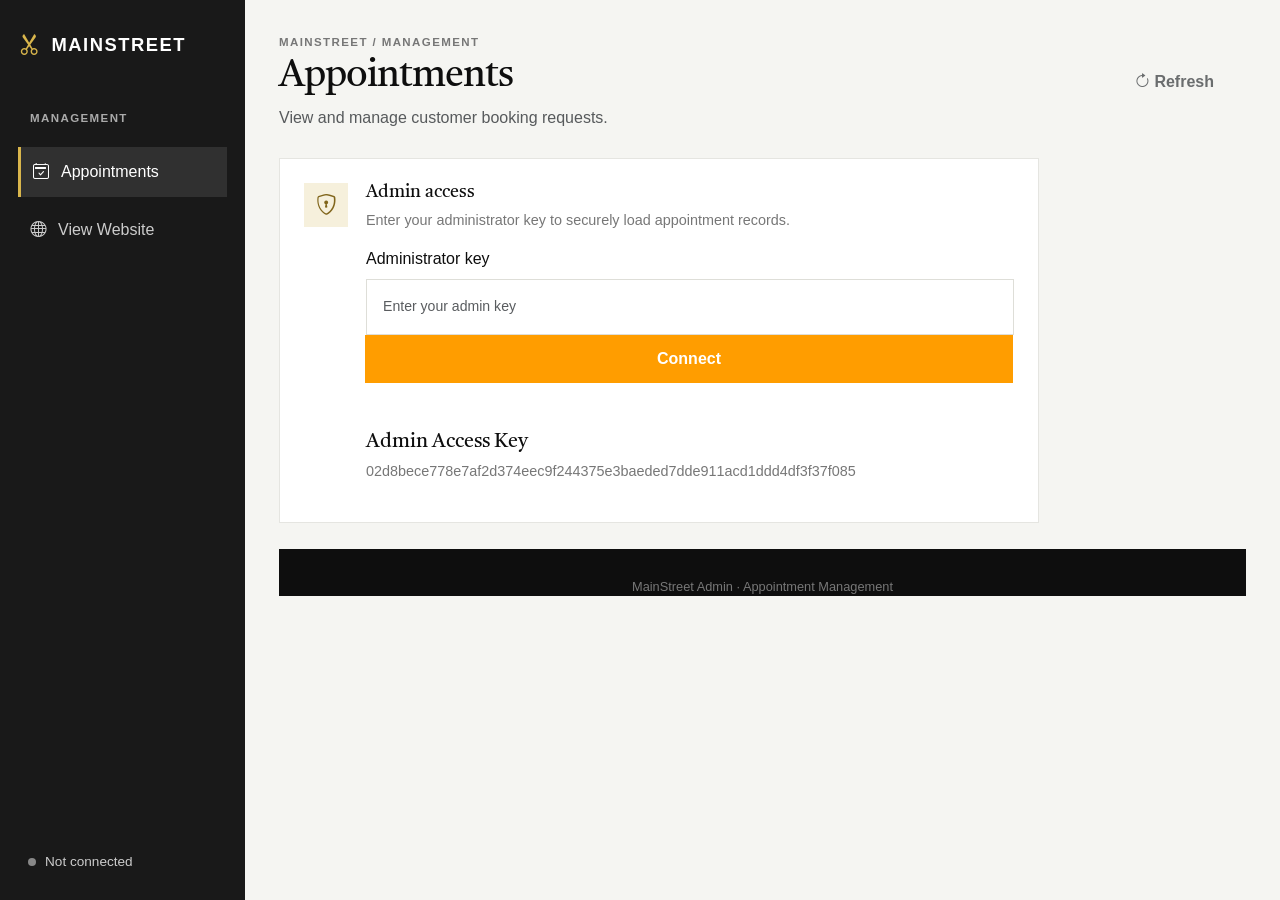
<file: admin/appointments.html>
<!DOCTYPE html>
<html lang="en">
<head>
    <meta charset="UTF-8">
    <meta name="viewport" content="width=device-width, initial-scale=1.0">
    <title>Appointments | MainStreet Admin</title>
    <link rel="icon" href="img/msfavicon.svg" type="image/svg+xml">


    <link href="https://cdn.jsdelivr.net/npm/bootstrap@5.3.3/dist/css/bootstrap.min.css" rel="stylesheet">
    <link href="https://cdn.jsdelivr.net/npm/bootstrap-icons@1.11.3/font/bootstrap-icons.min.css" rel="stylesheet">
    <link rel="stylesheet" href="appointments.css">
</head>

<body>
  <div class="admin-layout">

    <aside class="sidebar">
      <a href="../index.html" class="brand">
        <i class="bi bi-scissors"></i>
        MAINSTREET
      </a>

      <p class="sidebar-label">MANAGEMENT</p>

      <a href="appointments.html" class="sidebar-link active">
        <i class="bi bi-calendar2-check"></i>
        Appointments
      </a>

      <a href="../index.html" class="sidebar-link">
        <i class="bi bi-globe"></i>
        View Website
      </a>

      <div class="sidebar-bottom">
        <span class="admin-indicator"></span>
        <span id="connection-label">Not connected</span>
      </div>
    </aside>

    <main class="main-content">

      <header class="topbar">
        <div>
          <p class="eyebrow mb-1">MAINSTREET / MANAGEMENT</p>
          <h1>Appointments</h1>
          <p class="text-muted mb-0">
            View and manage customer booking requests.
          </p>
        </div>

        <button class="btn btn-outline-dark" id="refresh-btn" disabled>
          <i class="bi bi-arrow-clockwise"></i>
          Refresh
        </button>
      </header>

      <!-- Admin access -->
      <section class="access-panel" id="access-panel">
        <div class="access-icon">
          <i class="bi bi-shield-lock"></i>
        </div>

        <div class="flex-grow-1">
          <h2>Admin access</h2>
          <p>
            Enter your administrator key to securely load appointment records.
          </p>

          <form id="access-form">
            <label for="admin-key" class="form-label">Administrator key</label>

            <div class="input-group">
              <input
                type="password"
                class="form-control"
                id="admin-key"
                autocomplete="current-password"
                required
                placeholder="Enter your admin key"
              >
              <button class="btn btn-dark" type="submit" id="connect-btn">
                Connect
              </button>
            </div>
          </form>

          <br>
          <br>
          <div>
            <h5>Admin Access Key</h5>
            <p>02d8bece778e7af2d374eec9f244375e3baeded7dde911acd1ddd4df3f37f085</p>
          </div>

          <div id="access-message" class="small mt-2" role="status"></div>
        </div>
      </section>

      <!-- Dashboard -->
      <section id="dashboard" hidden>

        <div id="page-message" class="alert d-none" role="status"></div>

        <div class="summary-grid">
          <article class="summary-card">
            <div class="summary-icon"><i class="bi bi-calendar3"></i></div>
            <p>Total appointments</p>
            <h2 id="total-count">0</h2>
          </article>

          <article class="summary-card">
            <div class="summary-icon"><i class="bi bi-clock-history"></i></div>
            <p>Upcoming</p>
            <h2 id="upcoming-count">0</h2>
          </article>

          <article class="summary-card">
            <div class="summary-icon"><i class="bi bi-check-circle"></i></div>
            <p>Past</p>
            <h2 id="past-count">0</h2>
          </article>

          <article class="summary-card">
            <div class="summary-icon"><i class="bi bi-calendar-x"></i></div>
            <p>Cancelled</p>
            <h2 id="cancelled-count">0</h2>
          </article>
        </div>

        <section class="appointments-panel">
          <div class="panel-heading">
            <div>
              <h2>Booking records</h2>
              <p class="text-muted mb-0">
                Search, filter, inspect and update appointments.
              </p>
            </div>

            <button class="btn btn-outline-secondary btn-sm" id="logout-btn">
              <i class="bi bi-box-arrow-right"></i>
              Disconnect
            </button>
          </div>

          <div class="filters">
            <div class="filter-search">
              <i class="bi bi-search"></i>
              <input
                type="search"
                id="search-input"
                class="form-control"
                placeholder="Search name, email, phone or service"
              >
            </div>

            <select id="status-filter" class="form-select">
              <option value="">All statuses</option>
              <option value="Upcoming">Upcoming</option>
              <option value="Past">Past</option>
              <option value="Cancelled">Cancelled</option>
            </select>

            <input type="date" id="date-filter" class="form-control"
              aria-label="Filter by appointment date">

            <button class="btn btn-light" id="clear-filters">
              Clear
            </button>
          </div>

          <div id="table-loading" class="empty-state" hidden>
            <div class="spinner-border spinner-border-sm" role="status"></div>
            Loading appointments...
          </div>

          <div id="empty-state" class="empty-state" hidden>
            <i class="bi bi-calendar2-week"></i>
            <h3>No appointments found</h3>
            <p>Try changing your filters or refresh the list.</p>
          </div>

          <div class="table-responsive" id="table-wrapper">
            <table class="table align-middle">
              <thead>
                <tr>
                  <th>Customer</th>
                  <th>Service</th>
                  <th>Date &amp; time</th>
                  <th>Contact</th>
                  <th>Status</th>
                  <th>Manage</th>
                </tr>
              </thead>
              <tbody id="appointments-body"></tbody>
            </table>
          </div>

          <div class="panel-footer">
            <span id="results-count">0 appointments</span>
            <span>Data provided by MainStreet API</span>
          </div>
        </section>
      </section>

      <footer class="admin-footer">
        MainStreet Admin · Appointment Management
      </footer>
    </main>
  </div>

  <!-- Appointment details modal -->
  <div class="modal fade" id="appointment-modal" tabindex="-1"
    aria-labelledby="modal-title" aria-hidden="true">

    <div class="modal-dialog modal-dialog-centered">
      <div class="modal-content">
        <div class="modal-header">
          <h2 class="modal-title fs-5" id="modal-title">
            Appointment details
          </h2>
          <button type="button" class="btn-close" data-bs-dismiss="modal"
            aria-label="Close"></button>
        </div>

        <div class="modal-body" id="appointment-details"></div>
      </div>
    </div>
  </div>

  <script src="https://cdn.jsdelivr.net/npm/bootstrap@5.3.3/dist/js/bootstrap.bundle.min.js"></script>
  <script src="appointments.js"></script>
</body>
</html>
</file>
<file: admin/appointments.css>
@import url('../css/style.css');

:root {
  --admin-black: #191919;
  --admin-yellow: #d9b64c;
  --admin-bg: #f5f5f2;
  --admin-border: #e5e5e1;
  --admin-muted: #777;
}

* {
  box-sizing: border-box;
}

body {
  margin: 0;
  background: var(--admin-bg);
  color: var(--black);
  font-family: var(--body)!important;
}

.admin-layout {
  min-height: 100vh;
  display: grid;
  grid-template-columns: 245px minmax(0, 1fr);
}

.sidebar {
  background: var(--admin-black);
  color: white;
  padding: 28px 18px;
  display: flex;
  flex-direction: column;
  min-height: 100vh;
}

.brand {
  display: flex;
  gap: 10px;
  align-items: center;
  color: white;
  text-decoration: none;
  font-weight: 800;
  letter-spacing: 1.5px;
  font-size: 1.15rem;
  margin-bottom: 48px;
}

.brand i {
  color: var(--admin-yellow);
  font-size: 1.4rem;
}

.sidebar-label,
.eyebrow {
  color: var(--admin-muted);
  font-size: 0.72rem;
  letter-spacing: 1.4px;
  font-weight: 700;
}

.sidebar-label {
  color: #aaa;
  padding-left: 12px;
}

.sidebar-link {
  color: #ccc;
  display: flex;
  align-items: center;
  gap: 12px;
  padding: 13px 12px;
  margin: 4px 0;
  border-radius: 0px;
  text-decoration: none;
}

.sidebar-link:hover,
.sidebar-link.active {
  color: white;
  background: #303030;
}

.sidebar-link.active {
  border-left: 3px solid var(--admin-yellow);
}

.sidebar-bottom {
  margin-top: auto;
  padding: 22px 10px 0;
  color: #ccc;
  font-size: 0.85rem;
  display: flex;
  gap: 9px;
  align-items: center;
}

.admin-indicator {
  height: 8px;
  width: 8px;
  border-radius: 50%;
  background: #888;
}

.admin-indicator.connected {
  background: #51bd82;
}

.main-content {
  min-width: 0;
  padding: 34px;
}

.topbar,
.panel-heading,
.panel-footer {
  display: flex;
  align-items: center;
  justify-content: space-between;
  gap: 18px;
}

.topbar {
  margin-bottom: 28px;
}

.topbar h1 {
  font-size: clamp(1.8rem, 3vw, 2.5rem);
  font-weight: 800;
  letter-spacing: -1px;
}

.access-panel {
  display: flex;
  gap: 18px;
  align-items: flex-start;
  background: white;
  border: 1px solid var(--admin-border);
  border-radius: 0px;
  padding: 24px;
  margin-bottom: 26px;
  max-width: 760px;
}

.access-icon,
.summary-icon {
  width: 44px;
  height: 44px;
  border-radius: 0px;
  background: #f6f0dc;
  color: #80651b;
  display: flex;
  align-items: center;
  justify-content: center;
  font-size: 1.3rem;
  flex-shrink: 0;
}

.access-panel h2 {
  font-size: 1.1rem;
  font-weight: 700;
}

.access-panel p {
  color: var(--admin-muted);
  font-size: 0.9rem;
}

.summary-grid {
  display: grid;
  grid-template-columns: repeat(4, minmax(0, 1fr));
  gap: 18px;
  margin-bottom: 28px;
}

.summary-card {
  background: white;
  border: 1px solid var(--admin-border);
  border-radius: 0px;
  padding: 22px;
  min-width: 0;
}

.summary-card p {
  color: var(--admin-muted);
  font-size: 0.88rem;
  margin: 16px 0 4px;
}

.summary-card h2 {
  font-size: 2rem;
  font-weight: 800;
  margin: 0;
}

.appointments-panel {
  background: white;
  border: 1px solid var(--admin-border);
  border-radius: 0px;
  overflow: hidden;
}

.panel-heading {
  padding: 24px;
  border-bottom: 1px solid var(--admin-border);
}

.panel-heading h2 {
  font-size: 1.2rem;
  font-weight: 800;
}

.filters {
  display: grid;
  grid-template-columns: minmax(220px, 1fr) 160px 160px auto;
  gap: 12px;
  padding: 20px 24px;
  border-bottom: 1px solid var(--admin-border);
}

.filter-search {
  position: relative;
}

.filter-search > i {
  position: absolute;
  left: 12px;
  top: 50%;
  transform: translateY(-50%);
  color: var(--admin-muted);
}

.filter-search input {
  padding-left: 36px;
}

.filters .form-control,
.filters .form-select,
#access-form .form-control {
  min-height: 42px;
  border-color: #deded8;
  font-size: 0.88rem;
}

.table {
  margin: 0;
  min-width: 900px;
}

.table thead th {
  color: var(--admin-muted);
  background: #fafaf8;
  font-size: 0.74rem;
  letter-spacing: 0.7px;
  text-transform: uppercase;
  white-space: nowrap;
  padding: 16px;
}

.table tbody td {
  padding: 17px 16px;
  font-size: 0.88rem;
  font-family: var(--body)!important;
}

.customer-name {
  font-weight: 700;
}

.customer-email,
.secondary-text {
  color: var(--admin-muted);
  font-size: 0.8rem;
  margin-top: 4px;
  overflow-wrap: anywhere;
}

.status-badge {
  display: inline-block;
  padding: 6px 9px;
  border-radius: 20px;
  font-size: 0.75rem;
  font-weight: 700;
  white-space: nowrap;
}

.status-upcoming {
  background: #fff2cf;
  color: #765714;
}

.status-past {
  background: #e2f5e9;
  color: #21683c;
}

.status-cancelled {
  background: #fce5e5;
  color: #963b3b;
}

.status-select {
  min-width: 125px;
  margin-bottom: 6px;
  font-size: 0.8rem;
}

.empty-state {
  padding: 48px 20px;
  text-align: center;
  color: var(--admin-muted);
}

.empty-state > i {
  font-size: 2rem;
}

.empty-state h3 {
  color: var(--admin-black);
  font-size: 1.1rem;
  margin-top: 14px;
}

.panel-footer {
  border-top: 1px solid var(--admin-border);
  padding: 16px 24px;
  color: var(--admin-muted);
  font-size: 0.8rem;
}

.admin-footer {
  text-align: center;
  color: var(--admin-muted);
  font-size: 0.8rem;
  padding: 28px 0 0;
}

[hidden] {
  display: none !important;
}

@media (max-width: 1200px) {
  .summary-grid {
    grid-template-columns: repeat(2, minmax(0, 1fr));
  }

  .filters {
    grid-template-columns: 1fr 1fr;
  }
}

@media (max-width: 767px) {
  .admin-layout {
    grid-template-columns: 1fr;
  }

  .sidebar {
    min-height: auto;
    padding: 16px;
  }

  .brand {
    margin-bottom: 18px;
  }

  .sidebar-label,
  .sidebar-bottom {
    display: none;
  }

  .sidebar-link {
    display: inline-flex;
    width: fit-content;
    margin: 0;
  }

  .main-content {
    padding: 20px 14px;
  }

  .topbar {
    align-items: flex-start;
  }

  .topbar > button {
    flex-shrink: 0;
  }

  .access-panel {
    padding: 16px;
    gap: 12px;
  }

  .summary-grid {
    gap: 10px;
  }

  .summary-card {
    padding: 15px;
  }

  .summary-card h2 {
    font-size: 1.7rem;
  }

  .filters {
    grid-template-columns: 1fr;
    padding: 16px;
  }

  .panel-heading,
  .panel-footer {
    padding: 16px;
    align-items: flex-start;
  }

  .panel-footer {
    flex-direction: column;
    gap: 6px;
  }
}
</file>
